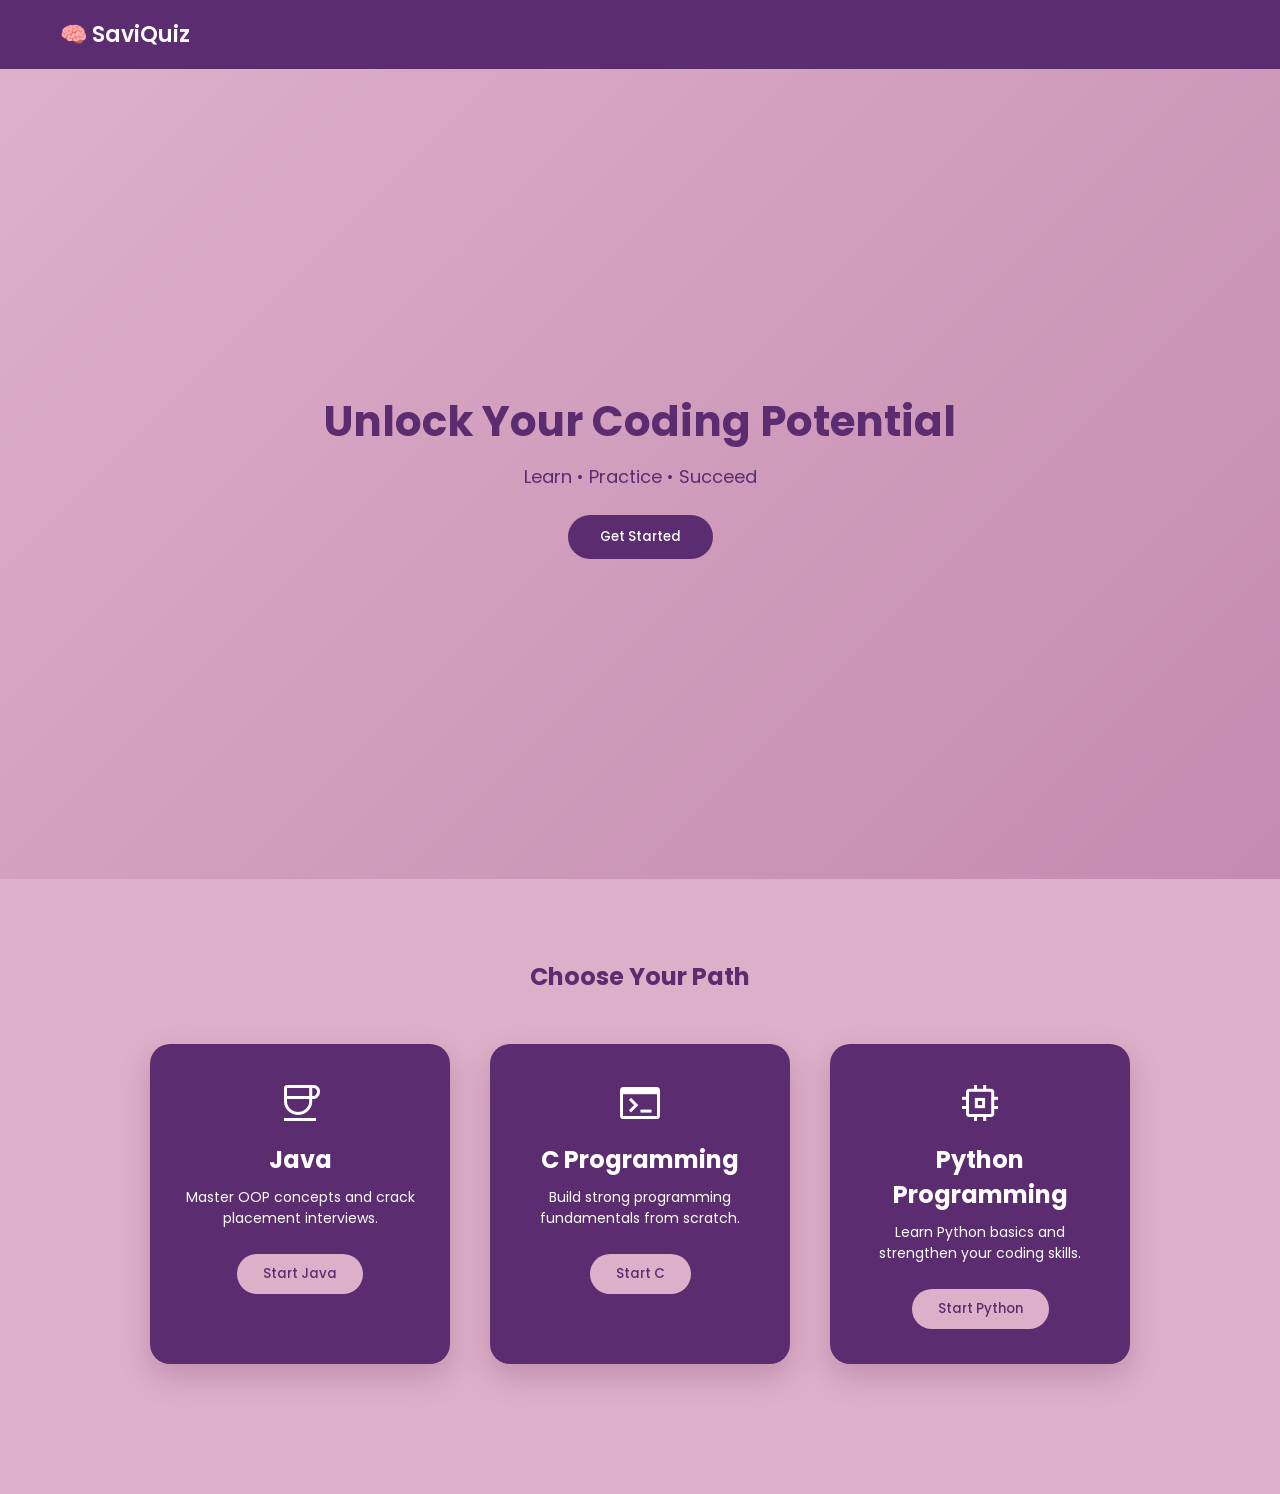
<file: index.html>
<!DOCTYPE html>
<html lang="en">
<head>
    <meta charset="UTF-8">
    <meta name="viewport" content="width=device-width, initial-scale=1.0">
    <title>SaviQuiz</title>
   <link rel="icon" href="data:image/svg+xml,%3Csvg xmlns='http://www.w3.org/2000/svg' viewBox='0 0 100 100'%3E%3Ctext y='0.9em' font-size='90'%3E🧠%3C/text%3E%3C/svg%3E">

    <link href="https://fonts.googleapis.com/css2?family=Poppins:wght@400;500;600;700&display=swap" rel="stylesheet">
    <link href="https://fonts.googleapis.com/css2?family=Material+Symbols+Outlined" rel="stylesheet">

    <link rel="stylesheet" href="homepage.css">
</head>
<body>

    <nav class="navbar">
        <div class="logo">
           🧠 SaviQuiz
        </div>
    </nav>
    <section class="hero">
        <h1>Unlock Your Coding Potential</h1>
        <p>Learn • Practice • Succeed</p>
        <button class="get-started" onclick="scrollToQuiz()">Get Started</button>
       
    </section>
<section id="quiz-section" class="quiz-section">
    <h2>Choose Your Path</h2>
    <div class="quiz-cards">
        <div class="quiz-card">
            <span class="material-symbols-outlined card-icon">coffee</span>
            <h3>Java</h3>
            <p>Master OOP concepts and crack placement interviews.</p>
            <button onclick="goToQuiz('java')">Start Java</button>
        </div>
        <div class="quiz-card">
            <span class="material-symbols-outlined card-icon">terminal</span>
            <h3>C Programming</h3>
            <p>Build strong programming fundamentals from scratch.</p>
            <button onclick="goToQuiz('c')">Start C</button>
        </div>
         <div class="quiz-card">
            <span class="material-symbols-outlined card-icon">memory</span>
            <h3>Python Programming</h3>
            <p>Learn Python basics and strengthen your coding skills.</p>
            <button onclick="goToQuiz('python')">Start Python</button>
        </div>
    </div>
</section>
    <script>
        function scrollToQuiz() {
            document.getElementById("quiz-section")
                .scrollIntoView({ behavior: "smooth" });
        }
        function goToQuiz(subject) {
            localStorage.setItem("subject", subject);
            window.location.href = "quiz.html";
        }
    </script>

</body>
</html>
</file>
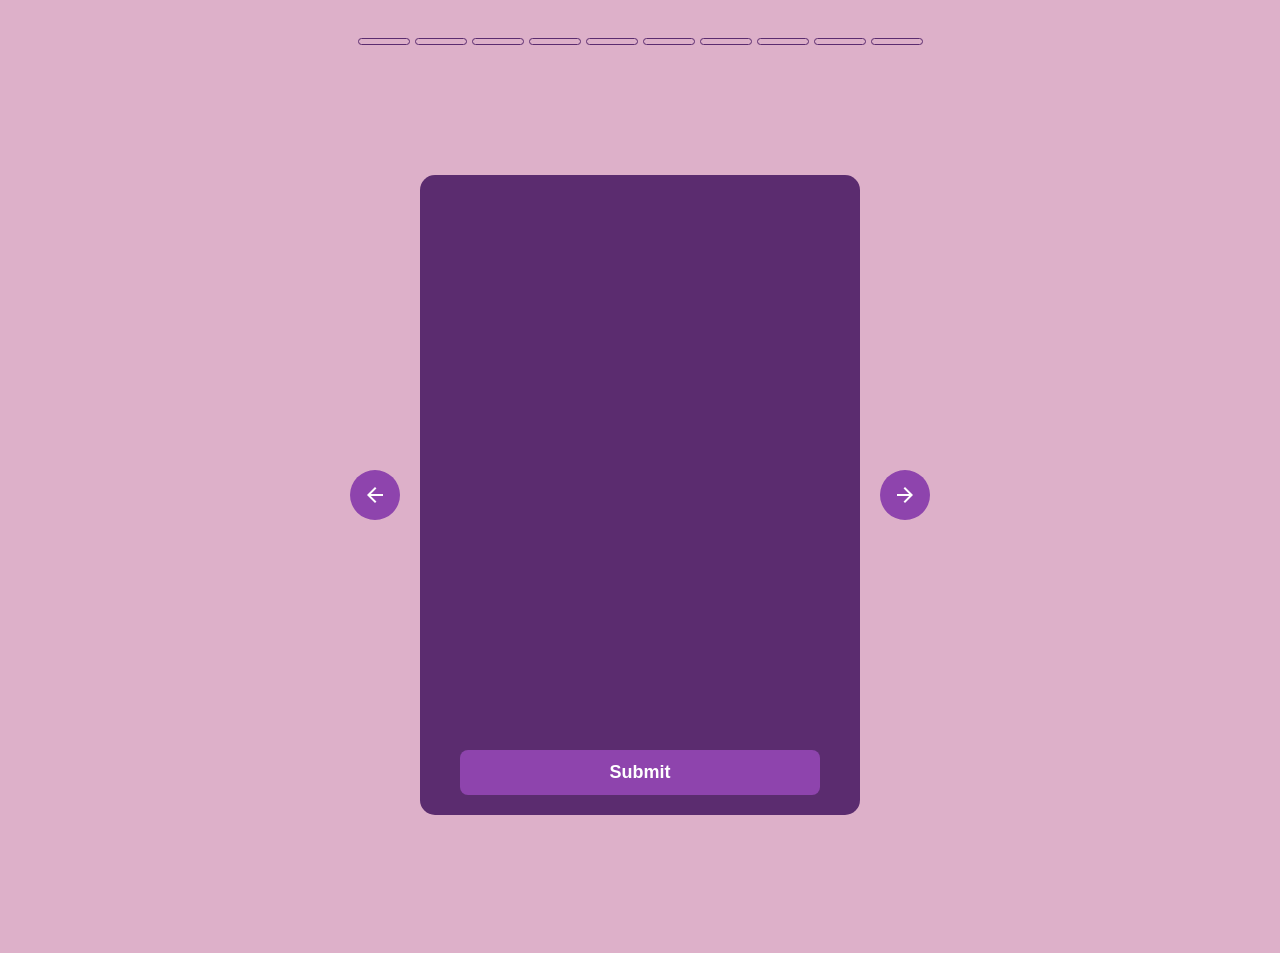
<file: quiz.html>
<!DOCTYPE html>
<html lang="en">
<head>
    <meta charset="UTF-8">
    <meta name="viewport" content="width=device-width, initial-scale=1.0">
    <title>SaviQuiz – Quiz</title>
    <link rel="icon" href="data:image/svg+xml,%3Csvg xmlns='http://www.w3.org/2000/svg' viewBox='0 0 100 100'%3E%3Ctext y='0.9em' font-size='90'%3E🧠%3C/text%3E%3C/svg%3E">
    <link rel="stylesheet" href="style.css">
    <link href="https://fonts.googleapis.com/css2?family=Poppins:wght@400;500;600;700&display=swap" rel="stylesheet">
    <link href="https://fonts.googleapis.com/css2?family=Material+Symbols+Outlined" rel="stylesheet">

    <script defer src="script.js"></script>
</head>

<body style="background-color: #ddb0c9;">

    <div class="nav-questions">
        <div class="qn-number"></div>
        <div class="qn-number"></div>
        <div class="qn-number"></div>
        <div class="qn-number"></div>
        <div class="qn-number"></div>
        <div class="qn-number"></div>
        <div class="qn-number"></div>
        <div class="qn-number"></div>
        <div class="qn-number"></div>
        <div class="qn-number"></div>
    </div>

    <div class="body">
        <button class="change1" onclick="left()">
            <span class="material-symbols-outlined">arrow_back</span>
        </button>

        <div class="card">
            <p id="progress"></p>
            <h1 id="question"></h1>

            <div id="options"></div>

            <button id="submit">Submit</button>
        </div>

        <button class="change2" onclick="right()">
            <span class="material-symbols-outlined">arrow_forward</span>
        </button>
    </div>

</body>
</html>
</file>
<file: homepage.css>
* {
    margin: 0;
    padding: 0;
    box-sizing: border-box;
    font-family: 'Poppins', sans-serif;
}
.navbar {
    padding: 18px 60px;
    background: #5B2C6F; 
    color: white;
    font-size: 22px;
    font-weight: 600;
}
.logo {
    display: flex;
    align-items: center;
    gap: 8px;
}
.hero {
    min-height: 90vh;
    background: linear-gradient(135deg, #ddb0c9, #c58ab0);
    display: flex;
    flex-direction: column;
    align-items: center;
    justify-content: center;
    text-align: center;
}

.hero h1 {
    font-size: 42px;
    color: #5B2C6F;
    margin-bottom: 10px;
}
.hero p {
    font-size: 18px;
    color: #5B2C6F;
    margin-bottom: 25px;
}
.get-started {
    padding: 12px 32px;
    border: none;
    border-radius: 30px;
    background: #5B2C6F;
    color: white;
    font-weight: 500;
    cursor: pointer;
}
.quiz-section {
    padding: 80px 20px;
    text-align: center;
    color: #5B2C6F;
    background-color: #ddb0c9;

}`
.quiz-section h2 {
    
    font-size: 32px;
    color: #5B2C6F;
    margin-bottom: 50px;
}

.quiz-cards {
    padding:50px;
    display: flex;
    justify-content: center;
    gap: 40px;
    flex-wrap: wrap;
}

.quiz-card {
    width: 300px;
    background-color: #5B2C6F;  
    padding: 35px 25px;
    border-radius: 20px;
    box-shadow: 0 12px 30px rgba(106, 44, 91, 0.25);
    transition: transform 0.3s ease, box-shadow 0.3s ease;
   
}

.quiz-card:hover {
    transform: translateY(-8px);
    
}
.card-icon {
    font-size: 48px;
     color: white;
    margin-bottom: 15px;
}
.quiz-card h3 {
    font-size: 24px;
     color: white;
    margin-bottom: 10px;
}
.quiz-card p {
    font-size: 14px;
     color: white;
    margin-bottom: 25px;
}
.quiz-card button {
    padding: 10px 26px;
    border: none;
    border-radius: 25px;
    background: #ddb0c9;
    color: #5B2C6F;
    font-weight: 500;
    cursor: pointer;
}

.quiz-card button:hover {
    background: #c996b4;
}
</file>
<file: style.css>
.body{
       
      display: flex;
      justify-content: center; 
      align-items: center;     
      min-height: 100dvh;
      height: auto;  
      
      gap:20px;
      font-family: 'Poppins', sans-serif;
}

.card{
  width:min(80%,400px);  
  height: 70dvh;    
  max-height:600px;
  min-height:400px;       
  border-radius: 15px;
  background-color: #5B2C6F;  
  transition: background-color 0.3s, transform 0.2s;
  display: flex;            
  flex-direction: column;
  justify-content: space-around;
  padding: 20px;
  color:white;
}
.card:hover {

  transform: scale(1.05);
  box-shadow: 0 10px 25px rgba(0,0,0,0.3);
}
@media (max-width: 600px) {
 .body{
     display: flex;
     flex-direction:column;
     position: relative; 
 }
 .change1{
   position: absolute;
    left: 0px;    
    top:4px; 
 }
 .change2{
   position: absolute;
    right: 0px;    
    bottom:0px;
 }
}
#question{
  text-align: center;
  font-size: clamp(18px, 2vw, 24px);
   word-wrap: break-word;
   overflow-wrap: break-word;
}
#options{
      
      display: flex;
      flex-direction: column; 
      justify-content:center; 
      align-items:center;
      gap:25px;
      height:100%;
      
}
.option-container {
    display: flex;
    align-items: center;
    justify-content: flex-start;
    gap: 10px;
    width: 100%;
    box-sizing: border-box;
    padding: 10px 12px;
     background-color:#B39DDB ;
    border-radius: 6px;
    cursor: pointer;
    font-size: 18px;
    color: #2B2B2B;
    font-weight: 500;  
   
}
.option-container:hover {
  background-color: #A085D6;
  transform: scale(1.02); 
}
.change1,.change2{
  
    width:50px;
    height:50px;
    border-radius:50%;
    cursor:pointer;
    border:none;
    font-size: 40px;
    background-color: #8E44AD; 
    color:white;
    display:flex;
    align-items:center;
    justify-content:center;
}
.change1:hover {
  background-color:  #9B59B6 ;
  transform: scale(1.05); 
}
.change2:hover {
  background-color:  #9B59B6 ;
  transform: scale(1.05); 
}
#submit {
  width: 90%;
  padding: 12px;
  margin: 15px auto 0 auto; 
  display: block;
  font-size: 18px;
  font-weight: bold;
  background-color: #8E44AD;
  color: white;
  border: none;
  border-radius: 8px;
  cursor: pointer;
  transition: background-color 0.3s, transform 0.2s;
}

#submit:hover {
  background-color: #9B59B6;
  
}
#submit:active {
  transform: scale(0.98); 
}
@keyframes shake {
  0% { transform: translateX(0); }
  25% { transform: translateX(-5px); }
  50% { transform: translateX(5px); }
  75% { transform: translateX(-5px); }
  100% { transform: translateX(0); }
}

.card.shake {
  animation: shake 0.4s;
}
.result{
  width:100%;
  min-height:100px;
  padding:20px;
  display:flex;
  align-items:center;
  justify-content:center;
  font-size:20px;
  font-weight:600;
  letter-spacing:0.5px;
  border-radius:14px;
  color:white;
  box-shadow:0 10px 25px rgba(0,0,0,0.25);
  
}
.correct{
  background: linear-gradient(135deg, #9B59B6, #8E44AD);
}
.wrong{
  background: linear-gradient(135deg, #D16BA5, #C084D6);
}
.card.result-view {
  justify-content: center;
}
.result-wrapper {
  width: 100%;
  display: flex;
  flex-direction: column;
  gap: 20px;
  box-sizing: border-box;
}
.score {
  padding: 30px;
  background: linear-gradient(135deg, #8E44AD, #9B59B6);
  border-radius: 14px;
  display: flex;
  align-items: center;
  justify-content: center;
  color: #FFFFFF;
  font-size: 36px;
  font-weight: 800;
  letter-spacing: 1px;
  box-shadow: 0 12px 25px rgba(0, 0, 0, 0.3);
  box-sizing: border-box;
}

.message {
  padding: 18px;
  background: #D7A1C4; 
  border-radius: 12px;
  text-align: center;
  font-size: 22px;
  font-weight: 600;
  color: #2E1437;
  box-shadow: 0 8px 18px rgba(0, 0, 0, 0.25);
  box-sizing: border-box;
}
.qn-number{
  width:50px;
  height:5px;
  border:0.7px solid #5B2C6F;
  border-radius:5px;
}
.nav-questions{
  display:flex;
  justify-content:center;
  gap:5px;
  padding-top: 30px;
}
.update{
  background-color: #5B2C6F;
}
.correct-option {
  background-color: #7DCEA0 !important;
  color: #145A32;
}

.wrong-option {
  background-color: #F1948A !important;
  color: #641E16;
}

#progress {
  text-align: center;
  font-size: 16px;
  font-weight: 500;
  margin-bottom: 10px;
}
#restart {
  padding: 14px 36px;
  border: none;
  border-radius: 30px;
  font-size: 18px;
  font-weight: 600;
  cursor: pointer;
  background: linear-gradient(135deg, #5B2C6F, #8E44AD);
  color: white;
  box-shadow: 0 10px 25px rgba(0,0,0,0.25);
  transition: transform 0.2s ease, box-shadow 0.2s ease, opacity 0.2s;
}

#restart:hover {
  transform: scale(1.05);
  box-shadow: 0 14px 30px rgba(0,0,0,0.35);
  opacity: 0.95;
}

#restart:active {
  transform: scale(0.95);
}
</file>
